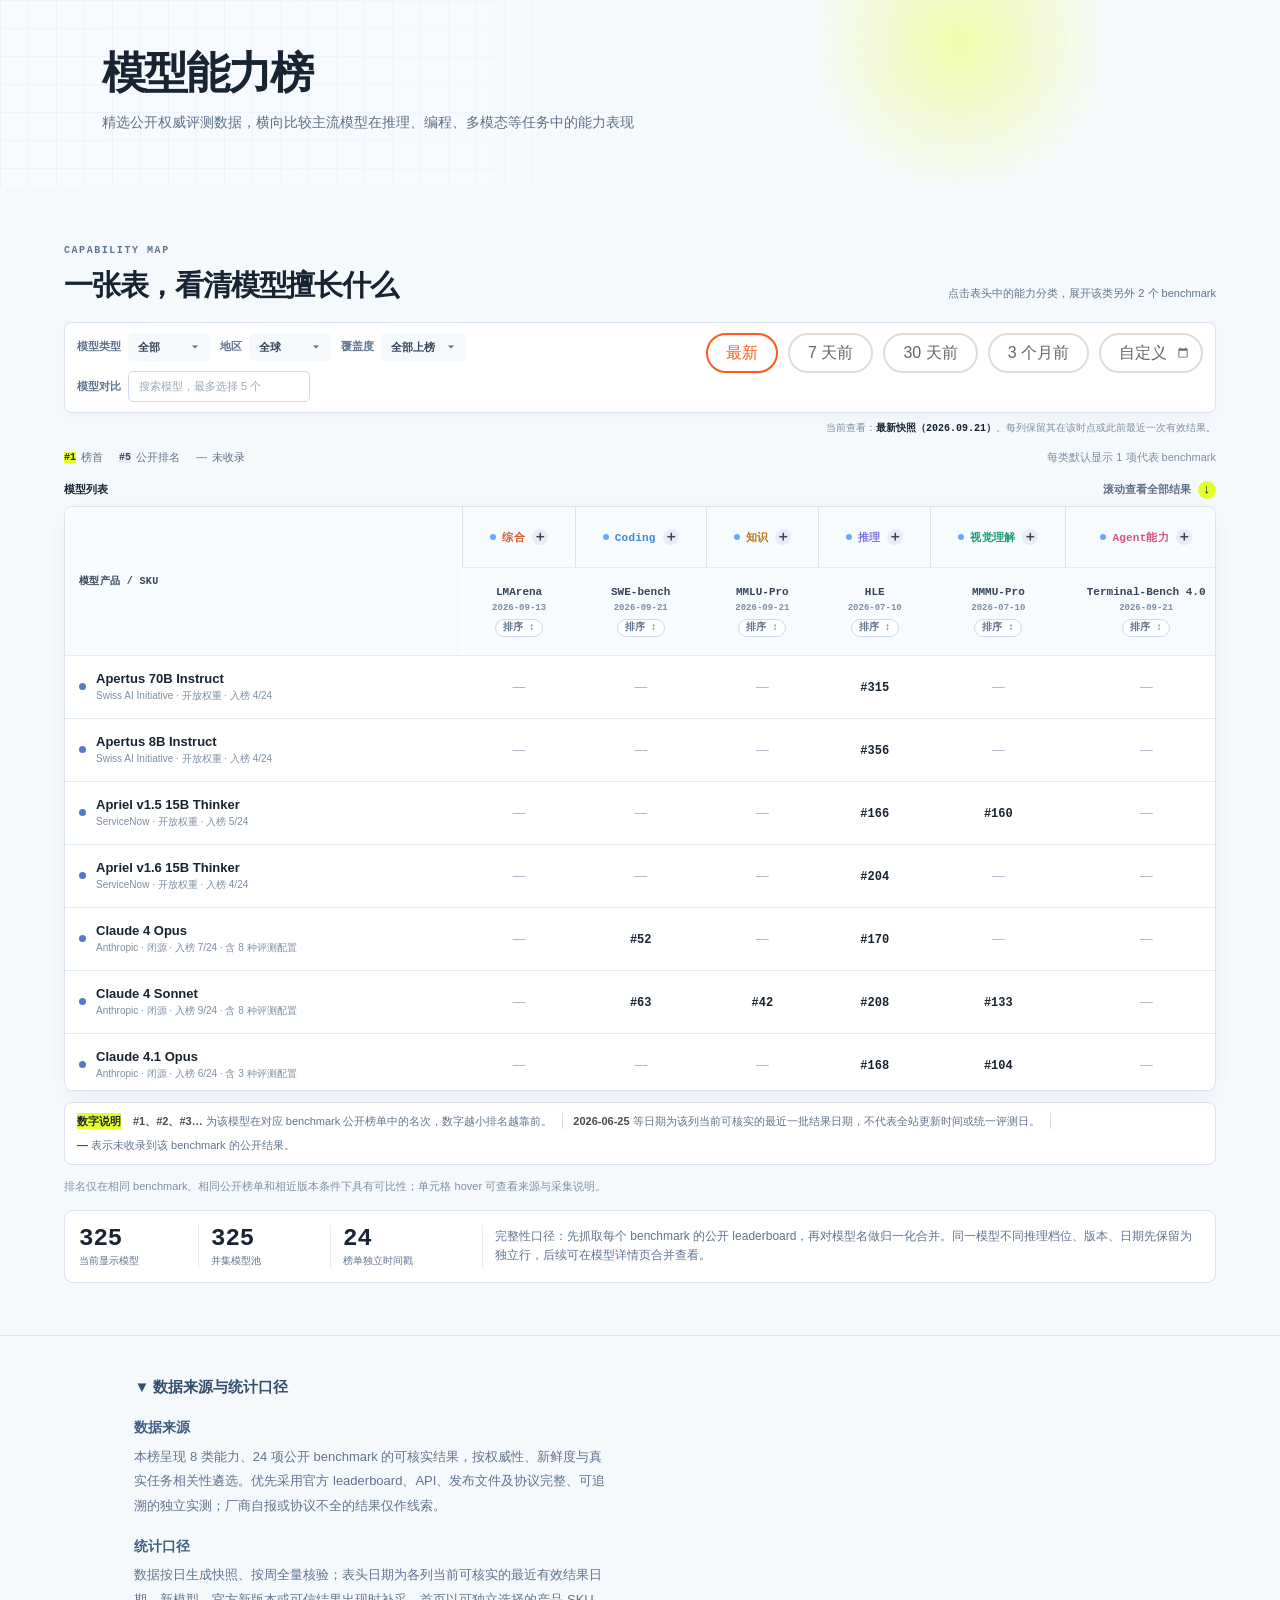
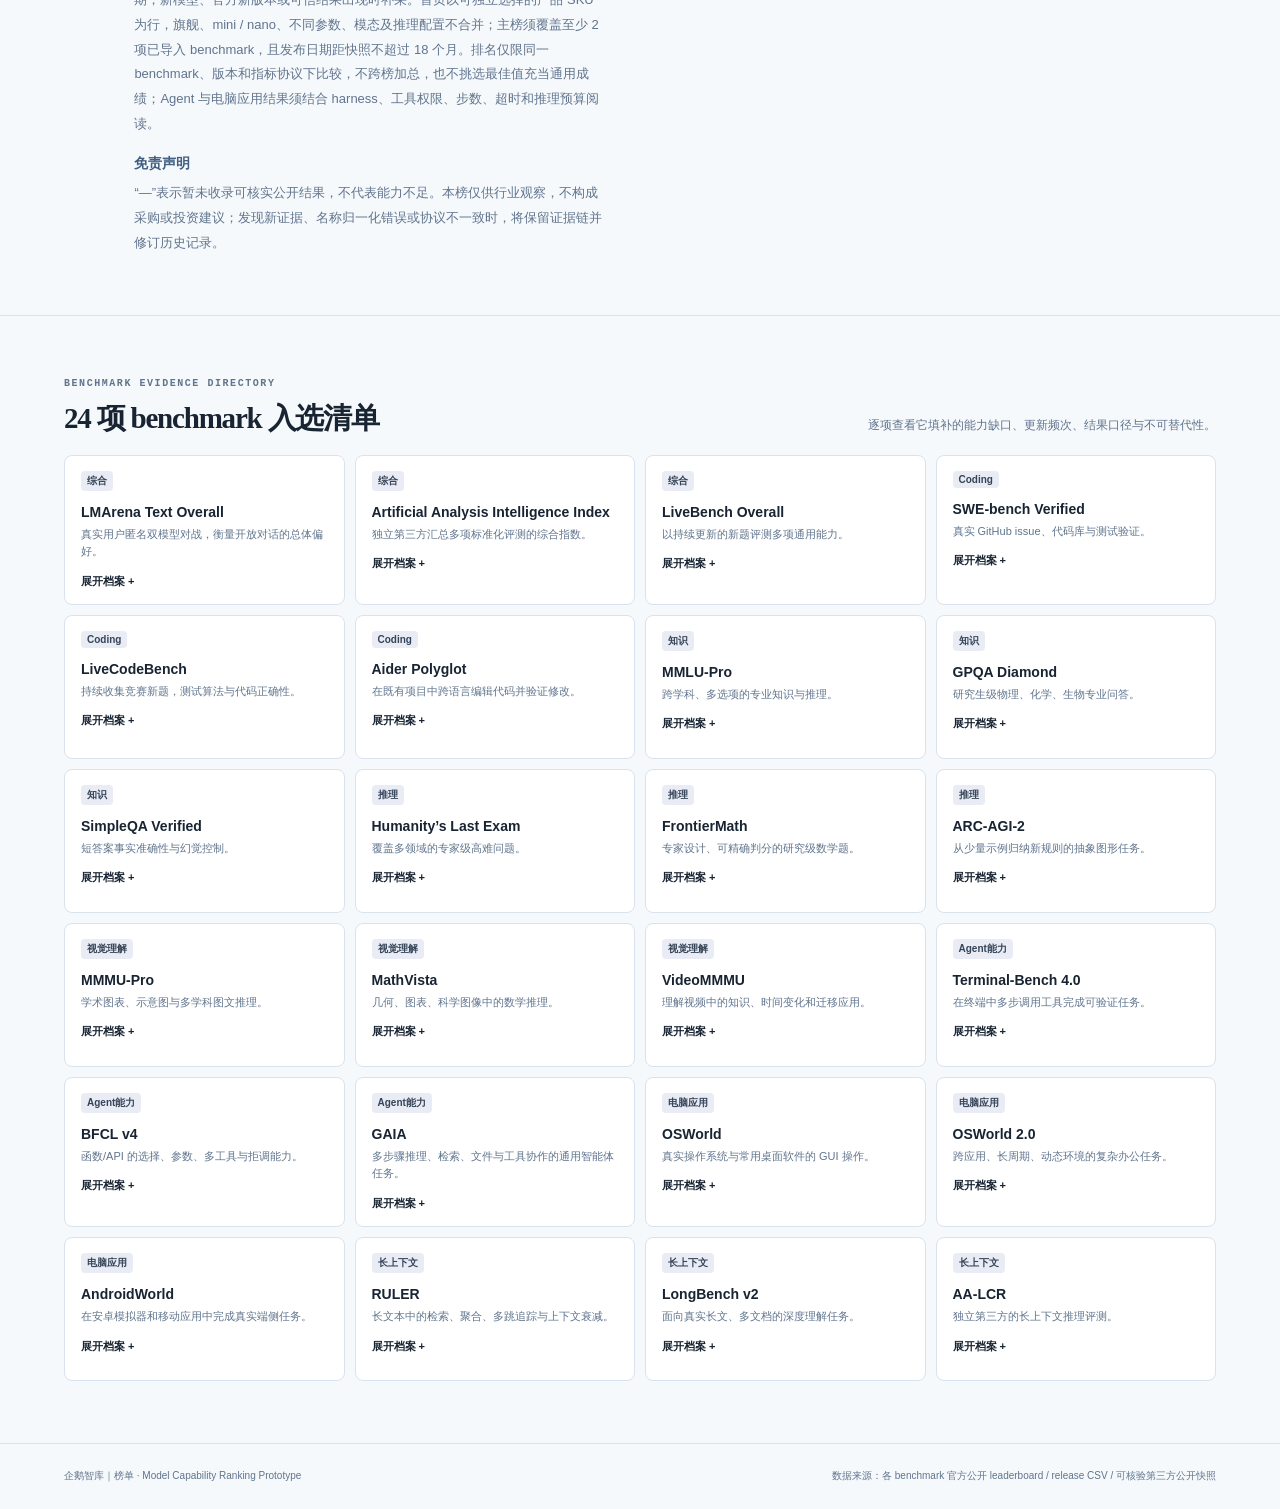
<file: index.html>
<!DOCTYPE html>
<html lang="zh-CN">
<head>
  <meta charset="UTF-8">
  <meta name="viewport" content="width=device-width, initial-scale=1.0">
  <title>模型能力榜</title>
</head>
<body>
<main class="app-shell" data-page-node-id="ARLf7bboDshjeK6iuDFX11">
  <section id="top" class="hero hero-compact" data-page-node-id="4ACwvCY43r0Oo9YtdvVSH4">
    <div class="hero-copy" data-page-node-id="cXDZTVmPsTdLMdAEhTPJb1">
      <h1 data-page-node-id="TueSTQTj4nlxioXFN7KZUx">模型能力榜</h1>
      <p class="lede" data-page-node-id="D3DxREyPbLaeyYPkN3Scui">精选公开权威评测数据，横向比较主流模型在推理、编程、多模态等任务中的能力表现</p>
    </div>
  </section>

  <section id="rankings" class="rank-section" data-page-node-id="aSY6XDyGXFIYIOrMFbIJYr">
    <div class="section-heading" data-page-node-id="vj2AM8TunblnKmeuQHDAIV">
      <div data-page-node-id="eq19nbFO8lJo5CqAIhnLGK">
        <p class="section-kicker" data-page-node-id="wt7S6ElXExeUWRWXm7Zcr8">CAPABILITY MAP</p>
        <h2 data-page-node-id="Z6dDq41ylASHiKMCsOKBdw">一张表，看清模型擅长什么</h2>
      </div>
      <p class="table-instruction">点击表头中的能力分类，展开该类另外 2 个 benchmark</p>
    </div>

    <div class="ranking-toolbar" aria-label="榜单筛选与时间设置">
      <div class="toolbar-left">
        <label class="toolbar-select"><span>模型类型</span><select id="typeSelect" aria-label="筛选模型类型"><option value="all">全部</option><option value="closed">闭源</option><option value="open">开放权重</option></select></label>
        <label class="toolbar-select"><span>地区</span><select id="regionSelect" aria-label="筛选模型地区"><option value="all">全球</option><option value="china">中国模型</option><option value="overseas">海外模型</option></select></label>
        <label class="toolbar-select"><span>覆盖度</span><select id="coverageSelect" aria-label="筛选模型覆盖度"><option value="all">全部上榜</option><option value="high">高覆盖</option><option value="partial">单项/专项</option></select></label>
        <div class="model-compare" id="modelCompare">
          <span class="compare-label">模型对比</span>
          <div class="compare-input-wrap"><input id="modelSearch" type="search" autocomplete="off" placeholder="搜索模型，最多选择 5 个" aria-label="搜索并选择最多五个模型进行对比"><button id="clearCompare" type="button" aria-label="清除已选模型">×</button></div>
          <div id="compareChips" class="compare-chips" aria-live="polite"></div>
          <div id="modelSuggestions" class="model-suggestions" role="listbox" aria-label="模型搜索结果"></div>
        </div>
      </div>
      <div class="toolbar-right" role="group" aria-label="时间快照">
        <button class="time-filter active" data-snapshot="latest">最新</button>
        <button class="time-filter" data-snapshot="2026-09-13">7 天前</button>
        <button class="time-filter" data-snapshot="2026-08-21">30 天前</button>
        <button class="time-filter" data-snapshot="2026-06-20">3 个月前</button>
        <label class="custom-date"><span>自定义</span><input id="snapshotDate" type="date" min="2026-06-01" max="2026-09-20" value="2026-09-20" aria-label="选择自定义快照日期"></label>
      </div>
    </div>
    <div class="snapshot-status" id="snapshotStatus">当前查看：最新快照（2026.09.20）</div>

    <div class="legend" data-page-node-id="SGuogYEwFN1Oy3EMujGLb1"><span data-page-node-id="QMBpPOVKi7bE0x2IeE6Y3o"><i class="rank-chip top" data-page-node-id="cXCM48kGnr5vi3gFaiivnt">#1</i> 榜首</span><span data-page-node-id="7pjtadz9H2bCby1D3kAKdl"><i class="rank-chip" data-page-node-id="7KCzPc830rhvW6VwN1rxNR">#5</i> 公开排名</span><span data-page-node-id="ImFNpBAA1Jg27KNnBNeGfh"><i class="dash" data-page-node-id="ENh1rh6Ft2luYeqFV6nX7y">—</i> 未收录</span><span class="legend-note" data-page-node-id="PP1Iihm1Q0FbACGlQZJlmd">每类默认显示 1 项代表 benchmark</span></div>

    <div class="table-scroll-hint" aria-live="polite"><span>模型列表</span><b>滚动查看全部结果</b><i>↓</i></div>
    <div class="table-wrap" data-page-node-id="PwEssXM5HIEbAtVBieQC0b" tabindex="0" aria-label="模型能力榜，可纵向和横向滚动查看全部模型与 benchmark">
      <table id="rankingTable" data-page-node-id="G9YAktJreOQRP5SWTSt4S5">
        <thead id="tableHead" data-page-node-id="a2sSGV5rtJDZHCtgvmXnwd"></thead>
        <tbody id="tableBody" data-page-node-id="ej9MI0FuEZVlJV9LhTGz0h"></tbody>
      </table>
      <aside id="benchmarkTooltip" class="benchmark-tooltip" role="tooltip" aria-hidden="true"></aside>
    </div>
    <div class="number-meaning" aria-label="表格数字说明">
      <span class="meaning-title">数字说明</span>
      <span><b>#1、#2、#3…</b> 为该模型在对应 benchmark 公开榜单中的名次，数字越小排名越靠前。</span>
      <span><b>2026-06-25</b> 等日期为该列当前可核实的最近一批结果日期，不代表全站更新时间或统一评测日。</span>
      <span><b>—</b> 表示未收录到该 benchmark 的公开结果。</span>
    </div>
    <p class="table-footnote" data-page-node-id="9TxpvEWkQirPmJdBEASqNl">排名仅在相同 benchmark、相同公开榜单和相近版本条件下具有可比性；单元格 hover 可查看来源与采集说明。</p>
    <div class="coverage-panel"><div><b id="visibleCount">0</b><span>当前显示模型</span></div><div><b id="poolCount">0</b><span>并集模型池</span></div><div><b>24</b><span>榜单独立时间戳</span></div><p>完整性口径：先抓取每个 benchmark 的公开 leaderboard，再对模型名做归一化合并。同一模型不同推理档位、版本、日期先保留为独立行，后续可在模型详情页合并查看。</p></div>
  </section>

  <section id="method" class="method-section data-rules-section" data-page-node-id="qVpNOB0pKA0ahaM7t15Adf">
    <div class="data-rules-simple">
      <h2 data-page-node-id="DQjD99HEq18MUcnGrenqN0">▼ 数据来源与统计口径</h2>
      <div class="data-rule-item">
        <h3>数据来源</h3>
        <p>本榜呈现 8 类能力、24 项公开 benchmark 的可核实结果，按权威性、新鲜度与真实任务相关性遴选。优先采用官方 leaderboard、API、发布文件及协议完整、可追溯的独立实测；厂商自报或协议不全的结果仅作线索。</p>
      </div>
      <div class="data-rule-item">
        <h3>统计口径</h3>
        <p>数据按日生成快照、按周全量核验；表头日期为各列当前可核实的最近有效结果日期，新模型、官方新版本或可信结果出现时补采。首页以可独立选择的产品 SKU 为行，旗舰、mini / nano、不同参数、模态及推理配置不合并；主榜须覆盖至少 2 项已导入 benchmark，且发布日期距快照不超过 18 个月。排名仅限同一 benchmark、版本和指标协议下比较，不跨榜加总，也不挑选最佳值充当通用成绩；Agent 与电脑应用结果须结合 harness、工具权限、步数、超时和推理预算阅读。</p>
      </div>
      <div class="data-rule-item">
        <h3>免责声明</h3>
        <p>“—”表示暂未收录可核实公开结果，不代表能力不足。本榜仅供行业观察，不构成采购或投资建议；发现新证据、名称归一化错误或协议不一致时，将保留证据链并修订历史记录。</p>
      </div>
    </div>
  </section>

  <section id="benchmarkList" class="benchmark-section" data-page-node-id="KuPeiDDiDJvoSxXEP7Cq1u">
    <div class="section-heading compact" data-page-node-id="DDR2NRmLWq1xTIEclKDDY5"><div data-page-node-id="xTFIR19iNBgygTKCr1797g"><p class="section-kicker" data-page-node-id="JvZcjAjxgun4QjAkNiIeGD">BENCHMARK EVIDENCE DIRECTORY</p><h2 data-page-node-id="BEslGASYCZwvcMHssJyc48">24 项 benchmark 入选清单</h2></div><p data-page-node-id="k4VI3jA5OeS2szKx1b7E6R">逐项查看它填补的能力缺口、更新频次、结果口径与不可替代性。</p></div>
    <div class="benchmark-grid" id="benchmarkGrid" data-page-node-id="ujE3X1q6ysAG85rDuGMBbv"></div>
  </section>


  <footer data-page-node-id="WEbTPH1aFkZpfzC2Wy6KJG"><span data-page-node-id="xUnO515xo5ocjehFxfJTgm">企鹅智库｜榜单 · Model Capability Ranking Prototype</span><span data-page-node-id="lX1csYGK3MEiWWpXhGxN91">数据来源：各 benchmark 官方公开 leaderboard / release CSV / 可核验第三方公开快照</span></footer>
</main>

<style>
:root{--ink:#171816;--muted:#77766f;--paper:#f5f1ea;--white:#fffdfa;--orange:#ff5a1f;--orange-soft:#fff0e9;--line:#dfdbd1;--mint:#dcefe8;--blue:#e8eefc;--yellow:#fff3cc}*{box-sizing:border-box}html{scroll-behavior:smooth}body{margin:0;background:var(--paper);font-family:Inter,"PingFang SC","Microsoft YaHei",Arial,sans-serif;color:var(--ink);font-size:14px}.app-shell{max-width:1440px;margin:auto;overflow:hidden}.site-header{height:72px;padding:0 48px;display:flex;align-items:center;justify-content:space-between;border-bottom:1px solid var(--line);background:rgba(245,241,234,.92);position:sticky;top:0;z-index:20;backdrop-filter:blur(12px)}.brand{display:flex;align-items:center;gap:10px;text-decoration:none;color:var(--ink);font-weight:800;font-size:17px;letter-spacing:-.5px}.brand-mark{display:grid;place-items:center;width:26px;height:26px;border-radius:8px;color:white;background:var(--orange);font-family:Georgia;font-size:18px}.brand-divider{color:var(--orange);padding:0 2px}.top-nav{display:flex;gap:28px;margin-left:90px}.top-nav a{color:#74736c;text-decoration:none;padding:27px 0 23px;font-size:13px}.top-nav a.active{color:var(--ink);font-weight:700;border-bottom:2px solid var(--orange)}.lang{border:1px solid var(--line);background:transparent;border-radius:20px;padding:6px 10px;font-size:12px}.hero{min-height:410px;padding:78px 10.5% 64px;display:flex;gap:9%;align-items:center;background:radial-gradient(circle at 81% 17%,#ffe0d0,transparent 25%),linear-gradient(120deg,#f5f1ea 30%,#f9eee7)}.hero-copy{max-width:620px}.eyebrow,.section-kicker{font-size:11px;letter-spacing:1.5px;font-weight:800;color:#6d6d66;margin:0 0 16px}.bench-sort{width:100%;border:0;background:transparent;padding:3px 7px;color:inherit;font:inherit;text-align:center;cursor:pointer}.bench-sort b{display:block}.bench-sort em{display:block;margin-top:5px;font-style:normal;color:#918e86;font-size:10px;line-height:1.12}.bench-sort em span{display:none}.sort-action{display:inline-flex;align-items:center;justify-content:center;margin-top:6px;border:1px solid #c9c4ba;border-radius:11px;background:#fffdfa;color:#77736b;padding:3px 7px;font-size:10px;font-weight:800;line-height:1}.bench-sort:hover .sort-action{border-color:var(--orange);color:var(--orange);background:var(--orange-soft)}.bench-sort.active .sort-action{border-color:var(--orange);background:var(--orange);color:#fff}.table-wrap{position:relative}.benchmark-tooltip{position:absolute;z-index:12;width:288px;padding:14px 15px;border:1px solid #d9d4ca;border-radius:12px;background:#fffdfa;box-shadow:0 14px 32px rgba(45,38,27,.16);color:var(--ink);opacity:0;visibility:hidden;pointer-events:none;transform:translateY(5px);transition:opacity .14s ease,transform .14s ease}.benchmark-tooltip.show{opacity:1;visibility:visible;transform:translateY(0)}.benchmark-tooltip .tooltip-kicker{margin:0 0 5px;color:var(--orange);font-size:10px;letter-spacing:.8px;font-weight:850}.benchmark-tooltip h3{margin:0 0 8px;font-size:15px;line-height:1.2}.benchmark-tooltip .tooltip-intro{margin:0 0 10px;color:#55534d;font-size:12px;line-height:1.55}.benchmark-tooltip dl{display:grid;grid-template-columns:57px 1fr;gap:6px 8px;margin:0;padding-top:10px;border-top:1px solid #ebe7df;font-size:11px;line-height:1.45}.benchmark-tooltip dt{color:#8a877e}.benchmark-tooltip dd{margin:0;color:#4b4943;font-weight:600}@media(max-width:760px){.benchmark-tooltip{display:none}}.group-head{border-top:0!important;background:var(--group-bg)!important}.group-head .group-toggle{color:var(--group-accent)}.group-head .group-toggle:before{content:'';display:inline-block;width:6px;height:6px;margin:0 6px 1px 0;border-radius:50%;background:var(--group-accent);vertical-align:middle}.group-overall{--group-accent:#d85a30;--group-bg:#fff8f4}.group-coding{--group-accent:#378add;--group-bg:#f7fbff}.group-knowledge{--group-accent:#ba7517;--group-bg:#fffaf0}.group-reasoning{--group-accent:#7f77dd;--group-bg:#faf9ff}.group-vision{--group-accent:#1d9e75;--group-bg:#f6fbf8}.group-agent{--group-accent:#d4537e;--group-bg:#fff8fa}.group-computer{--group-accent:#185fa5;--group-bg:#f7fafc}.group-context{--group-accent:#854f0b;--group-bg:#fffaf4}.bench-group-overall,.bench-group-coding,.bench-group-knowledge,.bench-group-reasoning,.bench-group-vision,.bench-group-agent,.bench-group-computer,.bench-group-context{box-shadow:none;background:var(--white)}.benchmark-card{position:relative}.benchmark-summary{display:block;margin:8px 0 0;color:#60748d;font-size:12px;line-height:1.65}.benchmark-card.expanded .benchmark-summary{display:none}.benchmark-meta{display:none;margin-top:14px;padding-top:12px;border-top:1px solid #e4e0d7;gap:9px}.benchmark-card.expanded .benchmark-meta{display:grid}.benchmark-meta div{display:grid;grid-template-columns:64px 1fr;gap:8px;font-size:11px;line-height:1.45}.benchmark-meta span{color:#918e86}.benchmark-meta b{font-weight:600;color:#514f49}.card-expand{display:block;margin-top:13px;color:var(--orange);font-size:11px;font-weight:800}.benchmark-card.expanded .card-expand{font-size:0}.benchmark-card.expanded .card-expand:after{content:'收起档案 −';font-size:11px}.guide-section{padding:70px 10.5%;border-top:1px solid var(--line);background:#f9f6ef}.guide-intro{display:flex;justify-content:space-between;gap:60px;align-items:end;margin-bottom:28px}.guide-intro h2{margin:0;font-family:Georgia,"Songti SC",serif;font-size:34px;letter-spacing:-1px}.guide-intro p{max-width:455px;margin:0;color:#66645e;line-height:1.75}.guide-grid{display:grid;grid-template-columns:repeat(4,1fr);gap:12px}.guide-card{min-height:220px;padding:20px;border:1px solid var(--line);border-radius:12px;background:var(--white)}.guide-card.feature{background:var(--orange-soft);border-color:#f0c7b8}.guide-card.caution{background:#fff9e8;border-color:#ead9a7}.guide-num{display:block;margin-bottom:26px;color:var(--orange);font-size:11px;font-weight:800;letter-spacing:1px}.guide-card h3{margin:0 0 10px;font-size:15px;line-height:1.4}.guide-card p{margin:0;color:#6b6963;font-size:12px;line-height:1.75}.guide-card p b{color:#36342f}.number-meaning{display:flex;gap:8px;align-items:center;flex-wrap:wrap;margin-top:13px;padding:10px 12px;border:1px solid var(--line);border-radius:9px;background:#faf8f3;color:#77746c;font-size:11px;line-height:1.5}.number-meaning .meaning-title{color:var(--ink);font-weight:800;margin-right:4px}.number-meaning span:not(:first-child){padding-right:10px;margin-right:2px;border-right:1px solid #dfdbd1}.number-meaning span:last-child{border-right:0}.number-meaning b{color:#4e4c46;font-weight:800}.time-selector{margin:0 0 14px;padding:15px 16px;display:grid;grid-template-columns:1fr auto;gap:12px 22px;align-items:center;border:1px solid var(--line);border-radius:12px;background:var(--white)}.time-selector-copy{display:flex;gap:12px;align-items:baseline}.time-label{font-weight:800;white-space:nowrap}.time-selector-copy p{margin:0;color:var(--muted);font-size:12px}.time-controls{display:flex;gap:6px;align-items:center;flex-wrap:wrap;justify-content:flex-end}.time-filter,.custom-date{border:1px solid var(--line);border-radius:18px;background:transparent;color:#5e5d57;padding:6px 10px;font:inherit;font-size:12px;cursor:pointer}.time-filter:hover,.time-filter.active{border-color:var(--orange);background:var(--orange-soft);color:var(--orange);font-weight:800}.custom-date{padding:0 8px;display:flex;gap:6px;align-items:center}.custom-date input{border:0;background:transparent;color:var(--ink);font:inherit;font-size:12px;outline:0;max-width:117px}.snapshot-status{grid-column:1/-1;padding-top:10px;border-top:1px solid #ebe7de;color:#706f69;font-size:12px}.snapshot-status b{color:var(--orange)}.eyebrow span{display:inline-block;width:20px;height:2px;background:var(--orange);vertical-align:middle;margin-right:8px}.hero h1,.section-heading h2,.method-copy h2{font-family:Georgia,"Songti SC",serif;font-size:52px;letter-spacing:-2px;margin:0 0 18px;line-height:1.05}.lede{color:#55544e;font-size:16px;line-height:1.75;margin:0;max-width:580px}.hero-actions{display:flex;align-items:center;gap:26px;margin-top:30px}.primary-btn{background:var(--orange);color:white;text-decoration:none;border-radius:7px;padding:13px 16px;font-weight:700;font-size:13px;box-shadow:4px 4px 0 #d94413}.primary-btn b{font-size:17px;margin-left:9px}.text-link{color:var(--ink);font-weight:700;text-decoration:none}.text-link b{color:var(--orange);font-size:17px;margin-left:5px}.hero-card{width:320px;padding:21px;background:rgba(255,253,250,.8);border:1px solid #f3c9b7;border-radius:12px;box-shadow:10px 10px 0 rgba(255,90,31,.08);transform:rotate(1.2deg)}.card-top{display:flex;justify-content:space-between;font-weight:800;font-size:13px}.live-dot{color:#1b7a56;font-size:11px;background:var(--mint);padding:4px 7px;border-radius:14px}.stat-grid{display:grid;grid-template-columns:repeat(3,1fr);margin:24px 0 16px}.stat-grid div{border-right:1px solid var(--line);padding-left:12px}.stat-grid div:first-child{padding-left:0}.stat-grid div:last-child{border:0}.stat-grid strong{display:block;font-size:27px;font-family:Georgia;color:var(--orange)}.stat-grid span{font-size:11px;color:var(--muted)}.hero-card p{font-size:12px;line-height:1.6;margin:0;color:#686761}.signal-bar{margin:0 5%;padding:13px 20px;display:flex;align-items:center;gap:10px;background:#ece7dc;border-radius:0 0 10px 10px;color:#585750;font-size:12px}.signal-bar p{margin:0;flex:1}.signal-icon{background:var(--orange);color:white;border-radius:50%;font-weight:800;width:16px;height:16px;text-align:center;line-height:16px;font-family:Georgia}.update{white-space:nowrap;color:#77766f}.rank-section{padding:88px 5% 60px;background:var(--white)}.section-heading{display:flex;align-items:end;justify-content:space-between;margin-bottom:28px}.section-heading h2,.method-copy h2{font-size:33px;letter-spacing:-1px;margin:0}.table-instruction{margin:0;color:#7d7a72;font-size:12px}.filters{padding:16px 0;border-top:1px solid var(--line);border-bottom:1px solid var(--line);display:flex;align-items:center;gap:22px;flex-wrap:wrap}.filter-group{display:flex;align-items:center;gap:6px}.filter-group>span{font-size:12px;color:var(--muted);margin-right:2px}.filter,.reset{border:1px solid transparent;background:transparent;padding:6px 9px;border-radius:15px;color:#62615a;font-size:12px;cursor:pointer}.filter.active{background:#2a2b27;color:#fff}.reset{margin-left:auto;border-color:var(--line)}.legend{display:flex;gap:16px;align-items:center;flex-wrap:wrap;margin:18px 0;color:#77766f;font-size:12px}.legend span{display:inline-flex;align-items:center;gap:5px}.legend-note{margin-left:auto}.rank-chip{font-style:normal;color:#55544e;font-weight:800;font-size:11px}.rank-chip.top{color:var(--orange)}.dash{font-weight:700;color:#a5a39b;font-style:normal}.capability-tabs{display:flex;gap:8px;overflow:auto;padding:3px 1px 18px}.cap-tab{border:1px solid var(--line);background:#fffdfa;border-radius:8px;padding:10px 13px;white-space:nowrap;cursor:pointer;font-size:12px;color:#5e5d56}.cap-tab span{display:inline-grid;place-items:center;width:19px;height:19px;margin-right:6px;border-radius:5px;font-weight:800;font-size:10px;background:#eee9df}.cap-tab.active{border-color:var(--orange);color:var(--orange);background:var(--orange-soft);font-weight:800}.cap-tab.active span{background:var(--orange);color:white}.table-scroll-hint{display:flex;align-items:center;gap:7px;margin:18px 0 8px;color:#807d75;font-size:11px}.table-scroll-hint span{color:var(--ink);font-weight:800}.table-scroll-hint b{margin-left:auto;font-weight:650}.table-scroll-hint i{display:grid;place-items:center;width:18px;height:18px;border-radius:50%;background:var(--orange-soft);color:var(--orange);font-style:normal;font-size:13px;animation:scrollCue 1.4s ease-in-out infinite}@keyframes scrollCue{50%{transform:translateY(3px)}}.table-wrap{position:relative;height:min(67vh,760px);min-height:480px;overflow:auto;overscroll-behavior:contain;border:1px solid var(--line);border-radius:10px;box-shadow:0 3px 12px #28231a0d;scrollbar-width:thin;scrollbar-color:#c7c0b5 #f5f2eb}.table-wrap::-webkit-scrollbar{width:11px;height:11px}.table-wrap::-webkit-scrollbar-track{background:#f5f2eb}.table-wrap::-webkit-scrollbar-thumb{background:#c7c0b5;border:3px solid #f5f2eb;border-radius:999px}.table-wrap::-webkit-scrollbar-thumb:hover{background:#a8a096}table{border-collapse:collapse;width:100%;min-width:940px;background:white}th,td{border-bottom:1px solid #ebe7df;padding:13px 12px;text-align:center;white-space:nowrap}thead th{position:sticky;top:0;z-index:4;background:#fbfaf7;color:#56554e;font-size:11px;font-weight:700;box-shadow:0 1px 0 #ebe7df}.bench-head{display:grid;gap:3px}.bench-head b{font-size:11px;color:#504f48}.bench-head em{font-style:normal;font-size:9px;color:#9b978e}.group-toggle{appearance:none;border:0;background:transparent;color:var(--orange);font:inherit;font-weight:800;cursor:pointer;padding:6px 14px;min-width:100%;letter-spacing:.2px}.group-toggle span{display:inline-grid;place-items:center;margin-left:7px;width:16px;height:16px;border-radius:50%;background:#ffe2d7;font-size:14px;line-height:1}.group-head.expanded{background:#fff4ee}.group-head.expanded .group-toggle{color:#dc4814}thead th.model-col{text-align:left;position:sticky;left:0;z-index:3;background:#fbfaf7;min-width:220px}thead .group-head{color:var(--orange);border-left:1px solid var(--line);letter-spacing:.2px}tbody tr{transition:.18s}tbody tr:hover{background:#fffaf5}tbody td:first-child{position:sticky;left:0;z-index:2;background:white;text-align:left}tbody tr:hover td:first-child{background:#fffaf5}.model-cell{display:flex;align-items:center;gap:9px}.model-dot{width:8px;height:8px;border-radius:50%;background:var(--orange);flex:0 0 auto}.model-name{font-size:13px;font-weight:800}.model-meta{font-size:10px;color:#8a8880;margin-top:3px}.rank{font-weight:800;font-size:12px}.rank.r1{color:var(--orange)}.rank.r2{color:#8b6a21}.rank.r3{color:#95755d}.na{color:#b4b1a9}.table-footnote{color:#85827a;font-size:11px;margin:14px 0}.coverage-panel{margin-top:16px;display:grid;grid-template-columns:120px 120px 140px 1fr;gap:12px;align-items:center;background:#f8f5ee;border:1px solid var(--line);border-radius:10px;padding:14px}.coverage-panel div{border-right:1px solid var(--line);padding-right:12px}.coverage-panel b{display:block;color:var(--orange);font-family:Georgia;font-size:24px}.coverage-panel span{font-size:10px;color:#817e76}.coverage-panel p{margin:0;color:#64615a;font-size:12px;line-height:1.6}.method-section{padding:82px 10.5%;display:grid;grid-template-columns:1.05fr 1fr;gap:90px;background:#2a2b27;color:#f7f3ec}.method-copy .section-kicker{color:#f4a284}.method-copy h2{color:white}.method-copy>p{color:#c9c5bd;line-height:1.85;font-size:14px}.small{display:inline-block;margin-top:17px}.method-principles{display:grid;gap:1px;background:#4c4c46}.method-principles article{background:#2a2b27;padding:22px 24px}.method-principles span{font-family:Georgia;font-size:23px;color:var(--orange)}.method-principles h3{margin:7px 0;color:#fff;font-size:16px}.method-principles p{margin:0;color:#b9b7af;font-size:12px;line-height:1.7}.benchmark-section{padding:82px 5%;background:#f4f0e8}.section-heading.compact{align-items:end}.section-heading.compact>p{color:#77766f;font-size:12px;margin:0}.benchmark-grid{display:grid;grid-template-columns:repeat(4,1fr);gap:11px}.benchmark-card{background:var(--white);border:1px solid var(--line);border-radius:9px;padding:15px 16px;cursor:pointer;min-height:144px;transition:.18s}.benchmark-card:hover{transform:translateY(-2px);box-shadow:0 8px 15px #31281911;border-color:#bdb7ac}.benchmark-card .tag{display:inline-block;padding:3px 6px;border-radius:4px;background:#eee9df;color:#6d6b64;font-size:10px;font-weight:700}.benchmark-card h3{font-size:14px;margin:13px 0 6px}.benchmark-card p{font-size:11px;line-height:1.6;color:#77756d;margin:0}.benchmark-card .why{display:none;border-top:1px solid var(--line);margin-top:12px;padding-top:10px;color:#504e48}.benchmark-card.expanded{grid-row:span 2;border-color:var(--orange);box-shadow:5px 5px 0 #ff5a1f22}.benchmark-card.expanded .why{display:block}.benchmark-card.expanded p{display:none}footer{display:flex;justify-content:space-between;padding:25px 5%;font-size:11px;color:#88847b;background:#f4f0e8;border-top:1px solid var(--line)}@media(max-width:800px){.site-header{padding:0 20px}.top-nav{display:none}.hero{padding:56px 20px;display:block}.hero h1{font-size:42px}.hero-card{margin-top:40px;width:100%;transform:none}.signal-bar{margin:0 20px;align-items:flex-start}.update{display:none}.rank-section,.benchmark-section{padding:55px 20px}.section-heading{display:block}.legend-note{display:none}.filters{gap:10px}.reset{margin-left:0}.coverage-panel{grid-template-columns:1fr 1fr}.coverage-panel p{grid-column:1/-1}.method-section{padding:60px 20px;grid-template-columns:1fr;gap:36px}.benchmark-grid{grid-template-columns:repeat(2,1fr)}footer{display:block;line-height:2}.section-heading.compact>p{margin-top:13px}}@media(max-width:450px){.benchmark-grid{grid-template-columns:1fr}.hero-actions{gap:15px}.lede{font-size:14px}}
/* Reference-inspired data dashboard layer: cool neutral surface, dense metric typography, lime signal accent. */
:root{--ink:#182432;--muted:#5e7086;--paper:#f6f9fc;--white:#ffffff;--orange:#182432;--orange-soft:#e5ff29;--line:#d9e2ed;--mint:#eff6ff;--blue:#e9ecf5;--yellow:#e5ff29}
*{scrollbar-width:thin;scrollbar-color:#a5b2c2 #edf2f7}
body{background:var(--paper);color:var(--ink);font-family:Inter,"PingFang SC","Microsoft YaHei",Arial,sans-serif;font-size:13px}
.app-shell{max-width:1560px;overflow:visible}
.site-header{height:62px;padding:0 32px;border-bottom:1px solid #d9e2ed;background:rgba(255,255,255,.94);box-shadow:0 1px 0 rgba(24,36,50,.03);backdrop-filter:blur(14px)}
.brand{gap:9px;color:#182432;font-size:15px;letter-spacing:-.35px}.brand-mark{width:28px;height:28px;border-radius:8px;background:#182432;color:#e5ff29;font-size:17px}.brand-divider{color:#8b9ab0}.top-nav{margin-left:44px;gap:22px}.top-nav a{padding:22px 0 20px;color:#60748d;font-size:12px}.top-nav a.active{color:#182432;border-bottom-color:#182432}.lang{border-color:#cfdae8;background:#fff;color:#354457;border-radius:6px;padding:5px 9px;font-size:11px}
.hero{min-height:292px;padding:52px 8%;gap:7%;background:linear-gradient(90deg,rgba(233,236,245,.72) 1px,transparent 1px),linear-gradient(rgba(233,236,245,.72) 1px,transparent 1px),#f8fbfe;background-size:28px 28px;position:relative}.hero:after{content:"";position:absolute;inset:0;background:radial-gradient(circle at 75% 22%,rgba(229,255,41,.38),transparent 16%),linear-gradient(90deg,rgba(246,249,252,.08),rgba(246,249,252,.85) 65%);pointer-events:none}.hero-copy,.hero-card{position:relative;z-index:1}.hero-copy{max-width:650px}.eyebrow,.section-kicker{color:#60748d;font:600 10px/1.2 "IBM Plex Mono",ui-monospace,monospace;letter-spacing:1.55px;margin-bottom:13px}.eyebrow span{background:#182432}.hero h1{font-size:44px;line-height:1;letter-spacing:-2px}.lede{max-width:600px;color:#5e7086;font-size:14px;line-height:1.8}.primary-btn{border-radius:7px;background:#182432;color:#fff;padding:11px 15px;font-size:12px;box-shadow:none}.primary-btn b{color:#e5ff29}.text-link{color:#354457;font-size:12px}.hero-card{width:315px;border:1px solid #d9e2ed;border-radius:10px;background:rgba(255,255,255,.93);box-shadow:0 10px 28px rgba(37,57,77,.07)}.card-top{padding:14px 16px;border-bottom:1px solid #d9e2ed;color:#354457;font:600 10px "IBM Plex Mono",ui-monospace,monospace;letter-spacing:.4px}.live-dot{color:#354457!important}.live-dot:before{background:#e5ff29!important;box-shadow:0 0 0 3px #eef4d1}.stat-grid{gap:0}.stat-grid>div{padding:15px 16px;border-right:1px solid #e4ebf4}.stat-grid>div:last-child{border:0}.stat-grid strong{color:#182432;font:600 28px "IBM Plex Mono",ui-monospace,monospace;letter-spacing:-1.5px}.stat-grid span{color:#60748d;font-size:10px}.hero-card>p{padding:0 16px 15px;color:#60748d;font-size:11px;line-height:1.65}
.signal-bar{padding:10px 8%;border-top:1px solid #d9e2ed;border-bottom:1px solid #d9e2ed;background:#182432;color:#e9ecf5}.signal-icon{background:#e5ff29;color:#182432}.signal-bar p{color:#d9e2ed;font-size:11px}.signal-bar p b{color:#fff}.signal-bar .update{color:#a5b2c2;font:10px "IBM Plex Mono",ui-monospace,monospace}
.rank-section{padding:58px 5% 52px;background:#f6f9fc}.section-heading{margin-bottom:21px}.section-heading h2,.method-copy h2{font-size:29px;letter-spacing:-1.2px}.table-instruction{color:#60748d;font-size:11px}.time-selector{border:1px solid #d9e2ed;border-radius:9px;background:#fff;box-shadow:0 4px 16px rgba(37,57,77,.04)}.time-selector-copy p{color:#60748d}.time-label{color:#182432;font:600 10px "IBM Plex Mono",ui-monospace,monospace;letter-spacing:.8px}.time-filter,.custom-date{border-color:#cfdae8;color:#5e7086;border-radius:5px;background:#fff;font-size:11px}.time-filter.active{border-color:#182432;background:#182432;color:#fff}.snapshot-status{border-top-color:#e4ebf4;color:#60748d;background:#f8fbfe;font:10px "IBM Plex Mono",ui-monospace,monospace}.filters{margin-top:15px;padding:13px 16px;border:1px solid #d9e2ed;border-radius:9px;background:#fff;gap:18px}.filter-group>span{color:#60748d;font-size:11px}.filter,.reset{border:1px solid transparent;border-radius:5px;font-size:11px}.filter.active{background:#182432;color:#fff}.filter:not(.active):hover{border-color:#cfdae8;background:#f6f9fc}.reset{margin-left:auto;border-color:#d9e2ed;color:#354457;background:#fff}.legend{margin:15px 0 0;padding:0;color:#5e7086;font-size:11px}.rank-chip{background:#e9ecf5;color:#354457;font:600 10px "IBM Plex Mono",ui-monospace,monospace}.rank-chip.top{background:#e5ff29;color:#182432}.legend-note{color:#7e8fa3}
.table-scroll-hint{margin:16px 0 7px;color:#5e7086;font:11px "IBM Plex Mono",ui-monospace,monospace}.table-scroll-hint span{color:#182432;font-family:Inter,"PingFang SC",sans-serif}.table-scroll-hint i{background:#e5ff29;color:#182432;animation:none}.table-wrap{height:min(65vh,720px);min-height:460px;border:1px solid #d9e2ed;border-radius:9px;background:#fff;box-shadow:0 6px 20px rgba(37,57,77,.05);scrollbar-color:#a5b2c2 #edf2f7}.table-wrap::-webkit-scrollbar-track{background:#edf2f7}.table-wrap::-webkit-scrollbar-thumb{background:#a5b2c2;border-color:#edf2f7}.table-wrap::-webkit-scrollbar-thumb:hover{background:#7e8fa3}table{min-width:980px}th,td{border-bottom-color:#e4ebf4;padding:15px 14px}thead th{background:#f8fbfe!important;color:#5e7086;font:600 10px "IBM Plex Mono",ui-monospace,monospace;letter-spacing:.35px;box-shadow:0 1px 0 #d9e2ed}.group-head{border-left-color:#d9e2ed!important}.group-head,.group-head.expanded{background:#f8fbfe!important}.group-toggle{color:#354457;padding:7px 13px;font-size:11px}.group-head .group-toggle:before{background:#65aaff}.group-toggle span{background:#e9ecf5;color:#354457}.group-head.expanded .group-toggle{color:#182432}.bench-sort{color:#354457}.bench-sort b{font-size:11px}.bench-sort em{color:#7e8fa3;font-size:9px}.sort-action{border-color:#cfdae8!important;color:#60748d!important;background:#fff}.bench-sort.active .sort-action{background:#182432!important;border-color:#182432!important;color:#fff!important}thead th.model-col{min-width:300px;background:#f8fbfe!important;color:#354457}tbody tr:hover,tbody tr:hover td:first-child{background:#fafcf4}tbody td:first-child{background:#fff}.model-cell{gap:10px}.model-dot{width:7px;height:7px}.model-name{color:#182432;font-size:13px}.model-meta{color:#7e8fa3;font-size:10px}.rank{color:#182432;font:600 12px "IBM Plex Mono",ui-monospace,monospace}.rank.r1{color:#182432;background:#e5ff29;padding:3px 5px;border-radius:3px}.rank.r2{color:#354457}.rank.r3{color:#60748d}.na{color:#a5b2c2}.number-meaning{margin-top:11px;border-color:#d9e2ed;background:#fff;color:#60748d;border-radius:8px}.meaning-title{color:#182432;background:#e5ff29}.table-footnote{color:#7e8fa3}.coverage-panel{border-color:#d9e2ed;background:#fff;border-radius:9px}.coverage-panel div{border-right-color:#e4ebf4}.coverage-panel b{color:#182432;font-family:"IBM Plex Mono",ui-monospace,monospace}.coverage-panel span,.coverage-panel p{color:#60748d}
.method-section{padding:62px 10.5%;background:#182432}.method-copy .section-kicker{color:#a5b2c2}.method-copy h2{color:#fff}.method-copy>p{color:#d9e2ed}.method-principles{background:#354457;border:1px solid #354457}.method-principles article{background:#182432}.method-principles span{color:#e5ff29;font-family:"IBM Plex Mono",ui-monospace,monospace;font-size:20px}.method-principles h3{font-size:14px}.method-principles p{color:#a5b2c2}
.data-rules-section{padding:42px 10.5%;background:#f6f9fc;border-top:1px solid #d9e2ed;border-bottom:1px solid #d9e2ed}.data-rules-simple{max-width:1200px;margin:0 auto;color:#60748d}.data-rules-simple h2{margin:0 0 22px;padding-top:0;color:#354f6b;font-size:15px;line-height:1.2;letter-spacing:0;font-family:"PingFang SC","Microsoft YaHei",sans-serif}.data-rule-item{display:block;max-width:960px;margin:0 0 18px}.data-rule-item h3{margin:0 0 8px;color:#3f5e80;font-size:14px;line-height:1.35}.data-rule-item p{margin:0;color:#60748d;font-size:13px;line-height:1.9}.data-rules-merged,.data-rules-footnote,.data-rules-grid,.rules-list{display:none}.benchmark-section{padding:62px 5%;background:#f6f9fc}.section-heading.compact>p{color:#60748d}.benchmark-grid{gap:10px}.benchmark-card{border-color:#d9e2ed;background:#fff;border-radius:8px;box-shadow:none}.benchmark-card:hover{border-color:#7e8fa3;box-shadow:0 7px 20px rgba(37,57,77,.07)}.benchmark-card:before{background:#e5ff29}.benchmark-card .card-num{color:#7e8fa3;font-family:"IBM Plex Mono",ui-monospace,monospace}.benchmark-card h3{color:#182432}.benchmark-card p{color:#60748d}.benchmark-card .tag{background:#e9ecf5;color:#354457}.guide-section{padding:62px 10.5%;border-top-color:#d9e2ed;background:#fff}.guide-intro>p,.guide-card p{color:#60748d}.guide-card{border-color:#d9e2ed;background:#fff;border-radius:8px}.guide-card.feature{background:#182432;border-color:#182432}.guide-card.feature h3{color:#fff}.guide-card.feature p{color:#d9e2ed}.guide-num{color:#7e8fa3;font-family:"IBM Plex Mono",ui-monospace,monospace}.guide-card.feature .guide-num{color:#e5ff29}footer{padding:25px 5%;border-top-color:#d9e2ed;background:#f6f9fc;color:#60748d;font-size:10px}
.hero.hero-compact{min-height:0;padding:52px 8%;display:block}.hero-compact .hero-copy{max-width:760px}.hero-compact h1{margin:0 0 14px}.hero-compact .lede{margin:0;max-width:720px}
.ranking-toolbar{display:flex;justify-content:space-between;align-items:flex-start;gap:20px;margin-top:16px;padding:10px 12px;border:1px solid #d9e2ed;border-radius:8px;background:#fff;box-shadow:0 4px 16px rgba(37,57,77,.04)}.toolbar-left,.toolbar-right{display:flex;align-items:center;gap:10px;flex-wrap:wrap}.toolbar-select{display:flex;align-items:center;gap:7px;color:#60748d;font-size:11px;white-space:nowrap}.toolbar-select span{font-weight:600}.toolbar-select select{appearance:none;min-width:82px;padding:7px 26px 7px 9px;border:1px solid transparent;border-radius:5px;background:#f6f9fc url("data:image/svg+xml,%3Csvg xmlns='http://www.w3.org/2000/svg' width='12' height='12' viewBox='0 0 12 12'%3E%3Cpath fill='%235e7086' d='M3 4.5 6 7.5l3-3z'/%3E%3C/svg%3E") no-repeat right 8px center;color:#354457;font:600 11px Inter,"PingFang SC",sans-serif;cursor:pointer}.toolbar-select select:hover,.toolbar-select select:focus{border-color:#cfdae8;background-color:#fff;outline:0}.model-compare{position:relative;display:flex;align-items:center;gap:7px;min-width:246px}.compare-label{color:#60748d;font-size:11px;font-weight:600;white-space:nowrap}.compare-input-wrap{position:relative;display:flex;align-items:center;min-width:182px}.compare-input-wrap input{width:100%;height:31px;padding:0 29px 0 10px;border:1px solid #cfdae8;border-radius:5px;background:#fff;color:#182432;font:11px Inter,"PingFang SC",sans-serif;outline:0}.compare-input-wrap input:focus{border-color:#60748d;box-shadow:0 0 0 3px #e9eef5}.compare-input-wrap input::placeholder{color:#9aa8b9}.compare-input-wrap button{display:none;position:absolute;right:7px;width:18px;height:18px;border:0;border-radius:50%;background:#e9ecf5;color:#5e7086;font-size:15px;line-height:16px;cursor:pointer}.compare-input-wrap button.show{display:block}.compare-chips{display:flex;gap:4px;max-width:218px;overflow:hidden}.compare-chip{display:inline-flex;align-items:center;gap:4px;max-width:124px;padding:4px 6px;border:1px solid #d9e2ed;border-radius:4px;background:#f6f9fc;color:#354457;font:600 10px Inter,"PingFang SC",sans-serif;white-space:nowrap;overflow:hidden;text-overflow:ellipsis;cursor:pointer}.compare-chip b{font-size:13px;font-weight:500;color:#7e8fa3}.model-suggestions{display:none;position:absolute;z-index:20;top:38px;left:57px;width:260px;max-height:265px;overflow:auto;padding:5px;border:1px solid #d9e2ed;border-radius:7px;background:#fff;box-shadow:0 12px 30px rgba(37,57,77,.16)}.model-suggestions.show{display:block}.model-suggestions button{display:block;width:100%;padding:8px 9px;border:0;border-radius:4px;background:#fff;text-align:left;cursor:pointer}.model-suggestions button:hover{background:#f3f7fb}.model-suggestions b{display:block;color:#182432;font-size:11px}.model-suggestions span{display:block;margin-top:3px;color:#7e8fa3;font-size:10px}.model-suggestions p{margin:8px;color:#7e8fa3;font-size:11px}.toolbar-right{justify-content:flex-end;flex-wrap:nowrap}.toolbar-right .time-filter,.toolbar-right .custom-date{height:40px;padding:0 18px;border:2px solid #e1ddd4;border-radius:22px;background:#fff;color:#656565;font-size:16px;font-weight:500;line-height:36px;white-space:nowrap;transition:.16s}.toolbar-right .time-filter:hover,.toolbar-right .custom-date:hover{border-color:#ff5a1f;color:#ff5a1f}.toolbar-right .time-filter.active{border-color:#ff5a1f;background:#fff;color:#ff5a1f;box-shadow:none}.toolbar-right .custom-date{display:flex;align-items:center;gap:4px;padding-right:10px}.toolbar-right .custom-date input{width:20px;border:0;background:transparent;color:transparent;cursor:pointer}.toolbar-right .custom-date input::-webkit-calendar-picker-indicator{margin:0;opacity:.58;cursor:pointer}.snapshot-status{margin-top:8px;padding:0;border:0;background:transparent;color:#7e8fa3;text-align:right;font:10px "IBM Plex Mono",ui-monospace,monospace}
@media(max-width:900px){.data-rules-grid{grid-template-columns:1fr}.data-rules-grid article{min-height:0}.ranking-toolbar{display:block}.toolbar-left{margin-bottom:12px}.toolbar-right{justify-content:flex-start}.toolbar-right .time-filter,.toolbar-right .custom-date{height:34px;padding:0 13px;font-size:13px;line-height:30px}
.site-header{padding:0 20px}.top-nav{margin-left:10px}.hero{padding:42px 7%;gap:28px}.hero-card{width:280px}.filters{gap:10px}.benchmark-grid{grid-template-columns:repeat(2,1fr)}}
@media(max-width:680px){.site-header{height:56px}.top-nav{display:none}.hero{min-height:auto;padding:38px 24px;display:block}.hero h1{font-size:36px}.hero-card{width:100%;margin-top:28px}.signal-bar,.rank-section,.benchmark-section{padding-left:24px;padding-right:24px}.section-heading{display:block}.table-instruction{margin-top:10px}.table-wrap{height:58vh;min-height:390px}.table-scroll-hint b{display:none}.filters{padding:10px;align-items:flex-start}.reset{margin-left:0}.method-section,.guide-section{padding:48px 24px}.benchmark-grid{grid-template-columns:1fr}.coverage-panel{grid-template-columns:1fr 1fr}.coverage-panel div{border-right:0;border-bottom:1px solid #e4ebf4;padding-bottom:8px}}
</style>

<script>
const groups=[
 {key:'overall',label:'综合',num:'01',color:'#fff0e9',bench:[{name:'LMArena',desc:'真实用户盲测偏好',date:'2026-09-13',models:402,source:'LMArena 官方数据集'},{name:'AA Index',desc:'第三方综合智能',date:'2026-07-10',models:557,source:'Artificial Analysis'},{name:'LiveBench',desc:'抗污染综合能力',date:'2026-06-25',models:58,source:'LiveBench 官方 release'}]},
 {key:'coding',label:'Coding',num:'02',color:'#e9f3ff',bench:[{name:'SWE-bench',desc:'真实工程修复',date:'2026-09-21',models:180,source:'SWE-bench Verified'},{name:'LiveCodeBench',desc:'新题算法编程',date:'2026-09-21',models:22,source:'LiveCodeBench 官方数据'},{name:'Aider Polyglot',desc:'多语言代码编辑',date:'2026-09-21',models:66,source:'Aider 官方 YAML'}]},
 {key:'knowledge',label:'知识',num:'03',color:'#fff4d7',bench:[{name:'MMLU-Pro',desc:'多学科知识推理',date:'2026-09-21',models:262,source:'TIGER-Lab 官方数据集'},{name:'GPQA Diamond',desc:'专家级科学知识',date:'2026-07-10',models:535,source:'Artificial Analysis 快照'},{name:'SimpleQA',desc:'事实准确性',date:'2026-09-21',models:80,source:'Epoch 官方 Benchmarking Hub'}]},
 {key:'reasoning',label:'推理',num:'04',color:'#efeaff',bench:[{name:'HLE',desc:'专家级综合难题',date:'2026-07-10',models:531,source:'Artificial Analysis 快照'},{name:'FrontierMath',desc:'研究级数学',date:'2026-09-21',models:108,source:'Epoch 官方 Benchmarking Hub'},{name:'ARC-AGI-2',desc:'抽象泛化推理',date:'2026-09-21',models:224,source:'ARC Prize 官方 JSON'}]},
 {key:'vision',label:'视觉理解',num:'05',color:'#e4f4ee',bench:[{name:'MMMU-Pro',desc:'图文综合推理',date:'2026-07-10',models:223,source:'Artificial Analysis 快照'},{name:'MathVista',desc:'视觉数学推理',date:'2026-09-21',models:61,source:'MathVista 官方表'},{name:'VideoMMMU',desc:'视频知识理解',date:'2026-09-21',models:28,source:'VideoMMMU 官方表'}]},
 {key:'agent',label:'Agent能力',num:'06',color:'#ffece5',bench:[{name:'Terminal-Bench 4.0',desc:'终端任务执行',date:'2026-09-21',models:11,source:'Terminal-Bench 官方提交 JSON'},{name:'BFCL v4',desc:'工具调用可靠性',date:'2025-12-16',models:109,source:'Berkeley 官方 CSV'},{name:'GAIA',desc:'通用智能体任务',date:'2026-09-21',models:3714,source:'GAIA 官方 public results'}]},
 {key:'computer',label:'电脑应用',num:'07',color:'#e6f0f2',bench:[{name:'OSWorld',desc:'真实桌面操作',date:'2026-09-21',models:45,source:'OSWorld 官方 XLSX'},{name:'OSWorld 2.0',desc:'长流程办公任务',date:'2026-09-21',models:5,source:'OSWorld 2.0 官方 JSON'},{name:'AndroidWorld',desc:'安卓端应用操作',date:'2026-09-21',models:46,source:'AndroidWorld 官方表格'}]},
 {key:'context',label:'长上下文',num:'08',color:'#f4e9da',bench:[{name:'RULER',desc:'长文检索与聚合',date:'2026-09-21',models:34,source:'RULER 维护者表'},{name:'LongBench v2',desc:'真实长文理解',date:'2026-09-21',models:38,source:'LongBench 官方表'},{name:'AA-LCR',desc:'长上下文推理',date:'2026-07-10',models:463,source:'Artificial Analysis'}]}
];
const benchmarkTags={
 'LMArena':['用户偏好','真实用户盲测对战，衡量开放对话的总体好用程度。'],
 'AA Index':['综合智能','独立第三方汇总多项标准化评测，观察能力广度与均衡性。'],
 'LiveBench':['抗污染','持续更新的新题集，侧重新鲜通用能力与泛化。'],
 'SWE-bench':['编程修复','根据真实 GitHub issue 修改代码，并由测试验证修复是否成功。'],
 'LiveCodeBench':['算法编程','基于滚动收录的新竞赛题，检验算法、代码与推理正确性。'],
 'Aider Polyglot':['代码编辑','在既有项目中跨语言修改代码，侧重真实开发的编辑任务。'],
 'MMLU-Pro':['学科知识','多学科专业知识与推理，覆盖广泛领域。'],
 'GPQA':['科学知识','研究生级物理、化学和生物问题，考察硬科学深度。'],
 'SimpleQA':['事实准确','短答案事实核验，关注幻觉与准确性。'],
 'HLE':['高难推理','跨学科专家级难题，衡量前沿模型的高难解题能力。'],
 'FrontierMath':['数学推理','研究级数学题，侧重严谨的深度数学推理。'],
 'ARC-AGI-2':['抽象泛化','从少量示例中归纳陌生规则，不依赖知识记忆。'],
 'MMMU-Pro':['图文推理','理解学术图表和示意图，并完成多学科图文推理。'],
 'MathVista':['视觉数学','在几何、图表和科学图像中完成数学推理。'],
 'VideoMMMU':['视频理解','处理视频中的知识、时序变化与迁移应用。'],
 'Terminal-Bench 4.0':['终端 Agent','在终端中多步调用工具完成可验证任务。'],
 'BFCL v4':['工具调用','评估函数/API 选择、参数填写、多工具协作与拒调。'],
 'GAIA':['通用 Agent','多步骤推理、检索、文件与工具协作的通用智能体任务。'],
 'OSWorld':['桌面操作','在真实操作系统与桌面软件中看屏、点击、输入并完成任务。'],
 'OSWorld 2.0':['办公流程','跨应用、长周期的复杂办公与桌面工作流。'],
 'AndroidWorld':['移动应用','在安卓模拟器与真实移动应用中看屏、点击、输入并完成任务。'],
 'RULER':['长文检索','检索、聚合、多跳追踪与长文本信息保持。'],
 'LongBench v2':['长文理解','面向真实长文与多文档的深度理解任务。'],
 'AA-LCR':['长上下文','独立第三方评测长输入场景下的推理能力。']
};
let models=[];
const details=[
 ['综合','LMArena Text Overall','真实用户匿名双模型对战，衡量开放对话的总体偏好。','机器分数不能取代用户体验；它提供“模型是否好用”的人类视角。'],['综合','Artificial Analysis Intelligence Index','独立第三方汇总多项标准化评测的综合指数。','避免一个厂商或一个题库决定结论，观察能力广度与均衡性。'],['综合','LiveBench Overall','以持续更新的新题评测多项通用能力。','动态题目机制降低训练污染，验证前沿模型的真实泛化。'],
 ['Coding','SWE-bench Verified','真实 GitHub issue、代码库与测试验证。','工程修复而非玩具题，是代码 Agent 最具现实意义的硬指标。'],['Coding','LiveCodeBench','持续收集竞赛新题，测试算法与代码正确性。','比 HumanEval 等旧题更抗污染，检验实时 coding 推理。'],['Coding','Aider Polyglot','在既有项目中跨语言编辑代码并验证修改。','真实开发更多是改对已有代码，不是从零生成片段。'],
 ['知识','MMLU-Pro','跨学科、多选项的专业知识与推理。','在 MMLU 饱和后保留广覆盖，同时提高区分难度。'],['知识','GPQA Diamond','研究生级物理、化学、生物专业问答。','补足广泛知识，考察硬科学深度和抗搜索的专业门槛。'],['知识','SimpleQA Verified','短答案事实准确性与幻觉控制。','用户最常遇到的风险是“说得像真的但事实错了”。'],
 ['推理','Humanity’s Last Exam','覆盖多领域的专家级高难问题。','前沿模型仍能拉开差距，是高难综合推理的重要压力测试。'],['推理','FrontierMath','专家设计、可精确判分的研究级数学题。','比竞赛数学更难，且私有题集降低了记忆化刷分。'],['推理','ARC-AGI-2','从少量示例归纳新规则的抽象图形任务。','不依赖知识库存量，直接检验陌生规则下的泛化。'],
 ['视觉理解','MMMU-Pro','学术图表、示意图与多学科图文推理。','不是识图，而是“看懂后能否推理”的核心多模态能力。'],['视觉理解','MathVista','几何、图表、科学图像中的数学推理。','拆穿只会识别、不理解结构和逻辑的视觉模型。'],['视觉理解','VideoMMMU','理解视频中的知识、时间变化和迁移应用。','静态图不能代表视觉智能；真实世界大量信息存在于视频序列。'],
 ['Agent能力','Terminal-Bench 4.0','在终端中多步调用工具完成可验证任务。','Agent 的关键是把事做完，不是生成一段看似合理的计划。'],['Agent能力','BFCL v4','函数/API 的选择、参数、多工具与拒调能力。','工具调用是智能体接入真实系统的最低可靠性门槛。'],['Agent能力','GAIA','多步骤推理、检索、文件与工具协作的通用智能体任务。','补足只测函数调用的局限，观察完整 Agent 系统能否完成开放任务。'],
 ['电脑应用','OSWorld','真实操作系统与常用桌面软件的 GUI 操作。','衡量像人一样看屏幕、点击、输入并达成最终状态。'],['电脑应用','OSWorld 2.0','跨应用、长周期、动态环境的复杂办公任务。','从“会点软件”升级为“能完成完整工作流”。'],['电脑应用','AndroidWorld','在安卓模拟器和移动应用中完成真实端侧任务。','补足桌面 OS 之外的移动端 GUI 操作能力，适合观察端侧 Agent。'],
 ['长上下文','RULER','长文本中的检索、聚合、多跳追踪与上下文衰减。','标称 context window 不等于能用；它测长度增加后的真实质量。'],['长上下文','LongBench v2','面向真实长文、多文档的深度理解任务。','与合成任务互补，验证复杂文档阅读能力。'],['长上下文','AA-LCR','独立第三方的长上下文推理评测。','提供学术榜单之外的第三方交叉验证与产品化视角。']
];
let expandedGroup=null,type='all',region='all',coverage='all',snapshot='latest',sortBy=null,selectedModels=[];
const latestSnapshot='2026-09-21';
function snapshotLabel(value){return value==='latest'?`最新快照（${latestSnapshot.replaceAll('-','.')}）`:`截至 ${value.replaceAll('-','.')} 的历史快照`}
function updateSnapshotStatus(){const status=document.getElementById('snapshotStatus');status.innerHTML=`当前查看：<b>${snapshotLabel(snapshot)}</b>。每列保留其在该时点或此前最近一次有效结果。`;document.querySelectorAll('.time-filter').forEach(b=>b.classList.toggle('active',b.dataset.snapshot===snapshot));}
const realFieldMap={lmarena_text_overall:['overall',0],aa_intelligence_index:['overall',1],livebench_overall:['overall',2],swe_bench_verified:['coding',0],livecodebench:['coding',1],aider_polyglot:['coding',2],mmlu_pro:['knowledge',0],gpqa_diamond:['knowledge',1],simpleqa_verified:['knowledge',2],humanitys_last_exam:['reasoning',0],frontiermath:['reasoning',1],arc_agi_2:['reasoning',2],mmmu_pro:['vision',0],mathvista:['vision',1],videommmu:['vision',2],terminal_bench_4:['agent',0],bfcl_v4:['agent',1],gaia:['agent',2],osworld:['computer',0],osworld_2:['computer',1],androidworld:['computer',2],ruler:['context',0],longbench_v2:['context',1],aa_lcr:['context',2]};
async function loadRealData(){try{const [skuRes,recordRes,snapshotRes]=await Promise.all([fetch('data/model_skus.json'),fetch('data/evaluation_records.json'),fetch('data/leaderboard_snapshots.json')]);if(!skuRes.ok||!recordRes.ok||!snapshotRes.ok)throw new Error('真实数据文件不可用');const [skus,records,snapshots]=await Promise.all([skuRes.json(),recordRes.json(),snapshotRes.json()]);const recordById=new Map(records.map(r=>[r.record_id,r]));const chooseRecord=(current,next)=>{if(!current)return next;const standard=x=>(x.config==='标准/未注明'?1:0),a=standard(next),b=standard(current);if(a!==b)return a>b?next:current;const ad=new Date(next.record.run_date||0),bd=new Date(current.record.run_date||0);if(ad-bd)return ad>bd?next:current;return (next.record.rank??Infinity)<(current.record.rank??Infinity)?next:current};models=skus.filter(sku=>sku.homepage_eligible).map(sku=>{const model={name:sku.display_name,org:(sku.organization||'未知机构')+' · '+(sku.open_weights?'开放权重':'闭源'),type:sku.open_weights?'open':'closed',region:['cn','china'].includes(sku.organization_country)?'china':'overseas',configNote:sku.configuration_summary.length>1?'含 '+sku.configuration_summary.length+' 种评测配置':'',v:Object.fromEntries(groups.map(g=>[g.key,[null,null,null]]))};const selected={};sku.record_ids.forEach(id=>{const record=recordById.get(id),map=record&&realFieldMap[record.benchmark_id];if(!map)return;const key=map.join(':');const candidate={record,config:sku.record_configurations[id]||'标准/未注明'};selected[key]=chooseRecord(selected[key],candidate)});Object.entries(selected).forEach(([key,item])=>{const [groupKey,index]=key.split(':');model.v[groupKey][Number(index)]=item.record.rank});return model});const latestSourceDate=snapshots.map(s=>s.snapshot_at.slice(0,10)).sort().at(-1);(document.getElementById('heroModelCount')||{}).textContent=models.length;(document.getElementById('dataStatus')||{}).textContent='真实数据持续补录';(document.getElementById('dataSnapshot')||{}).textContent='最新源快照：'+latestSourceDate;const importedBenchmarks=new Set(records.map(r=>r.benchmark_id));(document.getElementById('dataScope')||{}).textContent='首页主榜展示 '+models.length+' 个产品 SKU：均已出现在至少 2 个已导入 benchmark，且发布日期在近 18 个月内；底层保留 '+skus.length+' 个产品 SKU、'+new Set(records.map(r=>r.model_canonical_name)).size+' 个原始模型/配置版本与 '+records.length.toLocaleString()+' 条公开评测记录。当前 24/24 项均已有可追溯公开快照；其中 Agent / 电脑应用类保留 harness、工具权限、trial、timeout、屏幕表示等协议字段，不把系统成绩伪装成裸模型分数。';renderTable()}catch(error){(document.getElementById('dataStatus')||{}).textContent='真实数据加载失败';(document.getElementById('dataScope')||{}).textContent='真实数据未能加载，页面不展示演示排名。请稍后刷新。';console.error(error)}}
function rankCell(x,bench,model){if(!x)return '<span class="na">—</span>';return `<span class="rank ${x===1?'r1':x===2?'r2':x===3?'r3':''}" title="${model.name}｜${bench.name}｜当前所选时点：${snapshotLabel(snapshot)}｜该榜最近有效快照 ${bench.date}｜来源：${bench.source}｜同一 SKU 内优先标准配置，其次最新有效配置">#${x}</span>`}
function benchmarksFor(g){return expandedGroup===g.key?g.bench:[g.bench[0]]}
function coverageCount(m){return groups.reduce((sum,g)=>sum+m.v[g.key].filter(Boolean).length,0)}
function renderCompareControls(){const chips=document.getElementById('compareChips'),search=document.getElementById('modelSearch'),suggestions=document.getElementById('modelSuggestions'),clear=document.getElementById('clearCompare');if(!chips||!search||!suggestions||!clear)return;chips.innerHTML=selectedModels.map(name=>`<button class="compare-chip" type="button" data-remove-model="${name}" title="移除 ${name}">${name}<b>×</b></button>`).join('');clear.classList.toggle('show',selectedModels.length>0);search.placeholder=selectedModels.length>=5?'已选择 5 个模型':'搜索模型，最多选择 5 个';const query=search.value.trim().toLowerCase();if(!query){suggestions.innerHTML='';suggestions.classList.remove('show');}else{const matches=models.filter(m=>m.name.toLowerCase().includes(query)&&!selectedModels.includes(m.name)).slice(0,8);suggestions.innerHTML=matches.length?matches.map(m=>`<button type="button" role="option" data-add-model="${m.name}"><b>${m.name}</b><span>${m.org.replace(' · ',' · ')}</span></button>`).join(''):`<p>未找到匹配模型</p>`;suggestions.classList.add('show');}chips.querySelectorAll('[data-remove-model]').forEach(b=>b.addEventListener('click',()=>{selectedModels=selectedModels.filter(name=>name!==b.dataset.removeModel);renderTable()}));suggestions.querySelectorAll('[data-add-model]').forEach(b=>b.addEventListener('click',()=>{if(selectedModels.length>=5)return;selectedModels=[...selectedModels,b.dataset.addModel];search.value='';renderTable();search.focus()}));clear.onclick=()=>{selectedModels=[];search.value='';renderTable()};}
function bindCompareControls(){const search=document.getElementById('modelSearch');if(!search)return;search.addEventListener('input',renderCompareControls);search.addEventListener('keydown',e=>{if(e.key==='Escape'){search.value='';renderCompareControls()}});document.addEventListener('click',e=>{if(!e.target.closest('#modelCompare'))document.getElementById('modelSuggestions')?.classList.remove('show')});}
function renderTable(){const gs=groups;document.getElementById('tableHead').innerHTML=`<tr><th rowspan="2" class="model-col">模型产品 / SKU</th>${gs.map(g=>`<th colspan="${benchmarksFor(g).length}" class="group-head group-${g.key} ${expandedGroup===g.key?'expanded':''}"><button class="group-toggle" data-group="${g.key}" aria-expanded="${expandedGroup===g.key}">${g.label}<span>${expandedGroup===g.key?'−':'＋'}</span></button></th>`).join('')}</tr><tr>${gs.flatMap(g=>benchmarksFor(g).map((b,i)=>{const key=`${g.key}:${i}`,active=sortBy===key;return `<th class="bench-group-${g.key}" data-benchmark="${b.name}" data-category="${g.label}" data-benchmark-index="${i}" title="${b.desc}｜最近有效数据 ${b.date}｜收录 ${b.models} 个模型｜来源 ${b.source}｜悬停查看榜单档案，点击排序"><button class="bench-sort ${active?'active':''}" data-sort="${key}" aria-pressed="${active}" aria-label="${active?'取消':'按'} ${b.name} 排名排序"><b>${b.name}</b><em>${b.date}</em><span class="sort-action">${active?'已排序 ↑':'排序 ↕'}</span></button></th>`})).join('')}</tr>`;let list=models.filter(m=>(type==='all'||m.type===type)&&(region==='all'||m.region===region)&&(coverage==='all'||(coverage==='high'?coverageCount(m)>=12:coverageCount(m)<12))&&(selectedModels.length===0||selectedModels.includes(m.name)));if(sortBy){const [groupKey,index]=sortBy.split(':');list=[...list].sort((a,b)=>{const av=a.v[groupKey][Number(index)],bv=b.v[groupKey][Number(index)];if(av==null&&bv==null)return 0;if(av==null)return 1;if(bv==null)return -1;return av-bv})}document.getElementById('tableBody').innerHTML=list.map(m=>`<tr><td><div class="model-cell"><span class="model-dot" style="background:${m.region==='china'?'#ff5a1f':'#5879c7'}"></span><div><div class="model-name">${m.name}</div><div class="model-meta">${m.org} · 入榜 ${coverageCount(m)}/24${m.configNote?' · '+m.configNote:''}</div></div></div></td>${gs.flatMap(g=>benchmarksFor(g).map((b,i)=>rankCell(m.v[g.key][i],b,m))).map(x=>`<td>${x}</td>`).join('')}</tr>`).join('');document.getElementById('visibleCount').textContent=list.length;document.getElementById('poolCount').textContent=models.length;document.querySelectorAll('.group-toggle').forEach(b=>b.addEventListener('click',()=>{expandedGroup=expandedGroup===b.dataset.group?null:b.dataset.group;renderTable()}));document.querySelectorAll('.bench-sort').forEach(b=>b.addEventListener('click',()=>{sortBy=sortBy===b.dataset.sort?null:b.dataset.sort;renderTable()}));bindBenchmarkTooltip();renderCompareControls();}
const benchmarkMeta={
'LMArena Text Overall':['高频动态','官方众包盲测','Elo、票数与置信区间'],
'Artificial Analysis Intelligence Index':['持续维护','独立第三方评测','指数版本、子项权重与模型模式'],
'LiveBench Overall':['版本制，约半年','官方题集 release','release 版本、任务集与 metric'],
'SWE-bench Verified':['结果新增时更新','官方任务集 + 混合结果','agent harness、patch policy 与 run date'],
'LiveCodeBench':['滚动题窗','官方题集 + 论文/自报','v5/v6、题目时间窗、pass@k 与采样'],
'Aider Polyglot':['结果新增时更新','开源题集 + 论文/自报','Aider 版本、编辑格式与反馈轮次'],
'MMLU-Pro':['结果新增时更新','官方题集 + 混合结果','CoT、tools、few-shot 与 run date'],
'GPQA Diamond':['结果新增时更新','官方题集 + 混合结果','Diamond 子集、closed-book / tools'],
'SimpleQA Verified':['低频汇总','验证/结果聚合','版本、核验规则与具体指标'],
'Humanity’s Last Exam':['版本/结果并行','官方题集 + 混合结果','closed-book / tools、文本或多模态'],
'FrontierMath':['版本制','Epoch benchmark + 结果提交','v1/v2、题目层级、private subset'],
'ARC-AGI-2':['提交结果更新','官方挑战集 + 提交结果','ARC-AGI-2、成本/时间预算与 harness'],
'MMMU-Pro':['结果新增时更新','官方题集 + 混合结果','图文输入、Python/tools 与 prompt'],
'MathVista':['低频汇总','官方题集 + 论文/自报','testmini/test、CoT、OCR/tool'],
'VideoMMMU':['结果新增时更新','官方题集 + 多为自报','视频采样、字幕/音频与 prompt'],
'Terminal-Bench 4.0':['版本制','官方 submission JSON','v4.0、agent system、trials、timeout、tokens/cost'],
'BFCL v4':['官方榜低频维护','Berkeley 官方 leaderboard','v4、类别、工具定义与匹配指标'],
'GAIA':['结果新增时更新','官方 public-results 数据集','Agent 系统、工具栈、prompt、Level 1/2/3'],
'OSWorld':['逐条提交更新','官方榜单 + 提交结果','OSWorld/Verified、OS、steps、成功指标'],
'OSWorld 2.0':['版本制','官方 benchmark + 聚合结果','2.0、strict/partial、step budget'],
'AndroidWorld':['社区提交更新','官方 Google Sheet','自报结果、屏幕表示、trials、轨迹链接'],
'RULER':['结果新增时更新','NVIDIA 题集 + 论文结果','context length、13 tasks 与 precision'],
'LongBench v2':['结果新增时更新','官方题集 + 多为自报','v2、上下文长度、CoT 与任务切片'],
'AA-LCR':['持续维护','Artificial Analysis 评测','版本、thinking level、no-tools 口径']
};
const benchmarkNames={
 'LMArena':'LMArena Text Overall','AA Index':'Artificial Analysis Intelligence Index','LiveBench':'LiveBench Overall',
 'SWE-bench':'SWE-bench Verified','LiveCodeBench':'LiveCodeBench','Aider Polyglot':'Aider Polyglot',
 'MMLU-Pro':'MMLU-Pro','GPQA':'GPQA Diamond','SimpleQA':'SimpleQA Verified',
 'HLE':'Humanity’s Last Exam','FrontierMath':'FrontierMath','ARC-AGI-2':'ARC-AGI-2',
 'MMMU-Pro':'MMMU-Pro','MathVista':'MathVista','VideoMMMU':'VideoMMMU',
 'Terminal-Bench 4.0':'Terminal-Bench 4.0','BFCL v4':'BFCL v4','GAIA':'GAIA: A Benchmark for General AI Assistants',
 'OSWorld':'OSWorld','OSWorld 2.0':'OSWorld 2.0','AndroidWorld':'AndroidWorld',
 'RULER':'RULER','LongBench v2':'LongBench v2','AA-LCR':'AA-LCR'
};
function benchmarkProfile(name,category){const canonical=benchmarkNames[name]||name,d=details.find(x=>x[1]===canonical),m=benchmarkMeta[canonical]||['待核实','待核实','待核实'];return {category,desc:d?.[2]||'暂无介绍',why:d?.[3]||'暂无不可替代性说明',frequency:m[0],source:m[1],notice:m[2]}}
function showBenchmarkTooltip(th){const profile=benchmarkProfile(th.dataset.benchmark,th.dataset.category),tip=document.getElementById('benchmarkTooltip'),wrap=tip.parentElement,thRect=th.getBoundingClientRect(),wrapRect=wrap.getBoundingClientRect();tip.innerHTML=`<p class="tooltip-kicker">${profile.category} · BENCHMARK 档案</p><h3>${th.dataset.benchmark}</h3><p class="tooltip-intro"><b>它测什么：</b>${profile.desc}</p><dl><dt>不可替代性</dt><dd>${profile.why}</dd><dt>更新频次</dt><dd>${profile.frequency}</dd><dt>结果来源</dt><dd>${profile.source}</dd><dt>读榜注意</dt><dd>${profile.notice}</dd></dl>`;const left=Math.min(Math.max(thRect.left-wrapRect.left-10,8),wrapRect.width-304);tip.style.left=`${left}px`;tip.style.top=`${thRect.bottom-wrapRect.top+8}px`;tip.classList.add('show');tip.setAttribute('aria-hidden','false')}
function hideBenchmarkTooltip(){const tip=document.getElementById('benchmarkTooltip');tip.classList.remove('show');tip.setAttribute('aria-hidden','true')}
function bindBenchmarkTooltip(){document.querySelectorAll('th[data-benchmark]').forEach(th=>{th.addEventListener('mouseenter',()=>showBenchmarkTooltip(th));th.addEventListener('mouseleave',hideBenchmarkTooltip);th.addEventListener('focusin',()=>showBenchmarkTooltip(th));th.addEventListener('focusout',hideBenchmarkTooltip)})}
function renderGrid(){document.getElementById('benchmarkGrid').innerHTML=details.map(d=>{const m=benchmarkMeta[d[1]]||['待核实','待核实','待核实'];return `<article class="benchmark-card"><span class="tag">${d[0]}</span><h3>${d[1]}</h3><p class="benchmark-summary">${d[2]}</p><div class="why"><b>不可替代性：</b>${d[3]}</div><div class="benchmark-meta"><div><span>更新频次</span><b>${m[0]}</b></div><div><span>结果来源</span><b>${m[1]}</b></div><div><span>读榜注意</span><b>${m[2]}</b></div></div><span class="card-expand">展开档案 +</span></article>`}).join('');document.querySelectorAll('.benchmark-card').forEach(c=>c.addEventListener('click',()=>c.classList.toggle('expanded')))}
document.querySelectorAll('[data-filter]').forEach(b=>b.addEventListener('click',()=>{type=b.dataset.filter;document.querySelectorAll('[data-filter]').forEach(x=>x.classList.toggle('active',x===b));renderTable()}));document.querySelectorAll('[data-region]').forEach(b=>b.addEventListener('click',()=>{region=b.dataset.region;document.querySelectorAll('[data-region]').forEach(x=>x.classList.toggle('active',x===b));renderTable()}));document.querySelectorAll('[data-coverage]').forEach(b=>b.addEventListener('click',()=>{coverage=b.dataset.coverage;document.querySelectorAll('[data-coverage]').forEach(x=>x.classList.toggle('active',x===b));renderTable()}));document.querySelectorAll('.time-filter').forEach(b=>b.addEventListener('click',()=>{snapshot=b.dataset.snapshot;document.getElementById('snapshotDate').value=snapshot==='latest'?latestSnapshot:snapshot;updateSnapshotStatus();renderTable()}));document.getElementById('snapshotDate').addEventListener('change',e=>{if(!e.target.value)return;snapshot=e.target.value;updateSnapshotStatus();renderTable()});document.getElementById('typeSelect').addEventListener('change',e=>{type=e.target.value;renderTable()});document.getElementById('regionSelect').addEventListener('change',e=>{region=e.target.value;renderTable()});document.getElementById('coverageSelect').addEventListener('change',e=>{coverage=e.target.value;renderTable()});bindCompareControls();updateSnapshotStatus();renderGrid();loadRealData();
</script>
</body>
</html>
</file>
